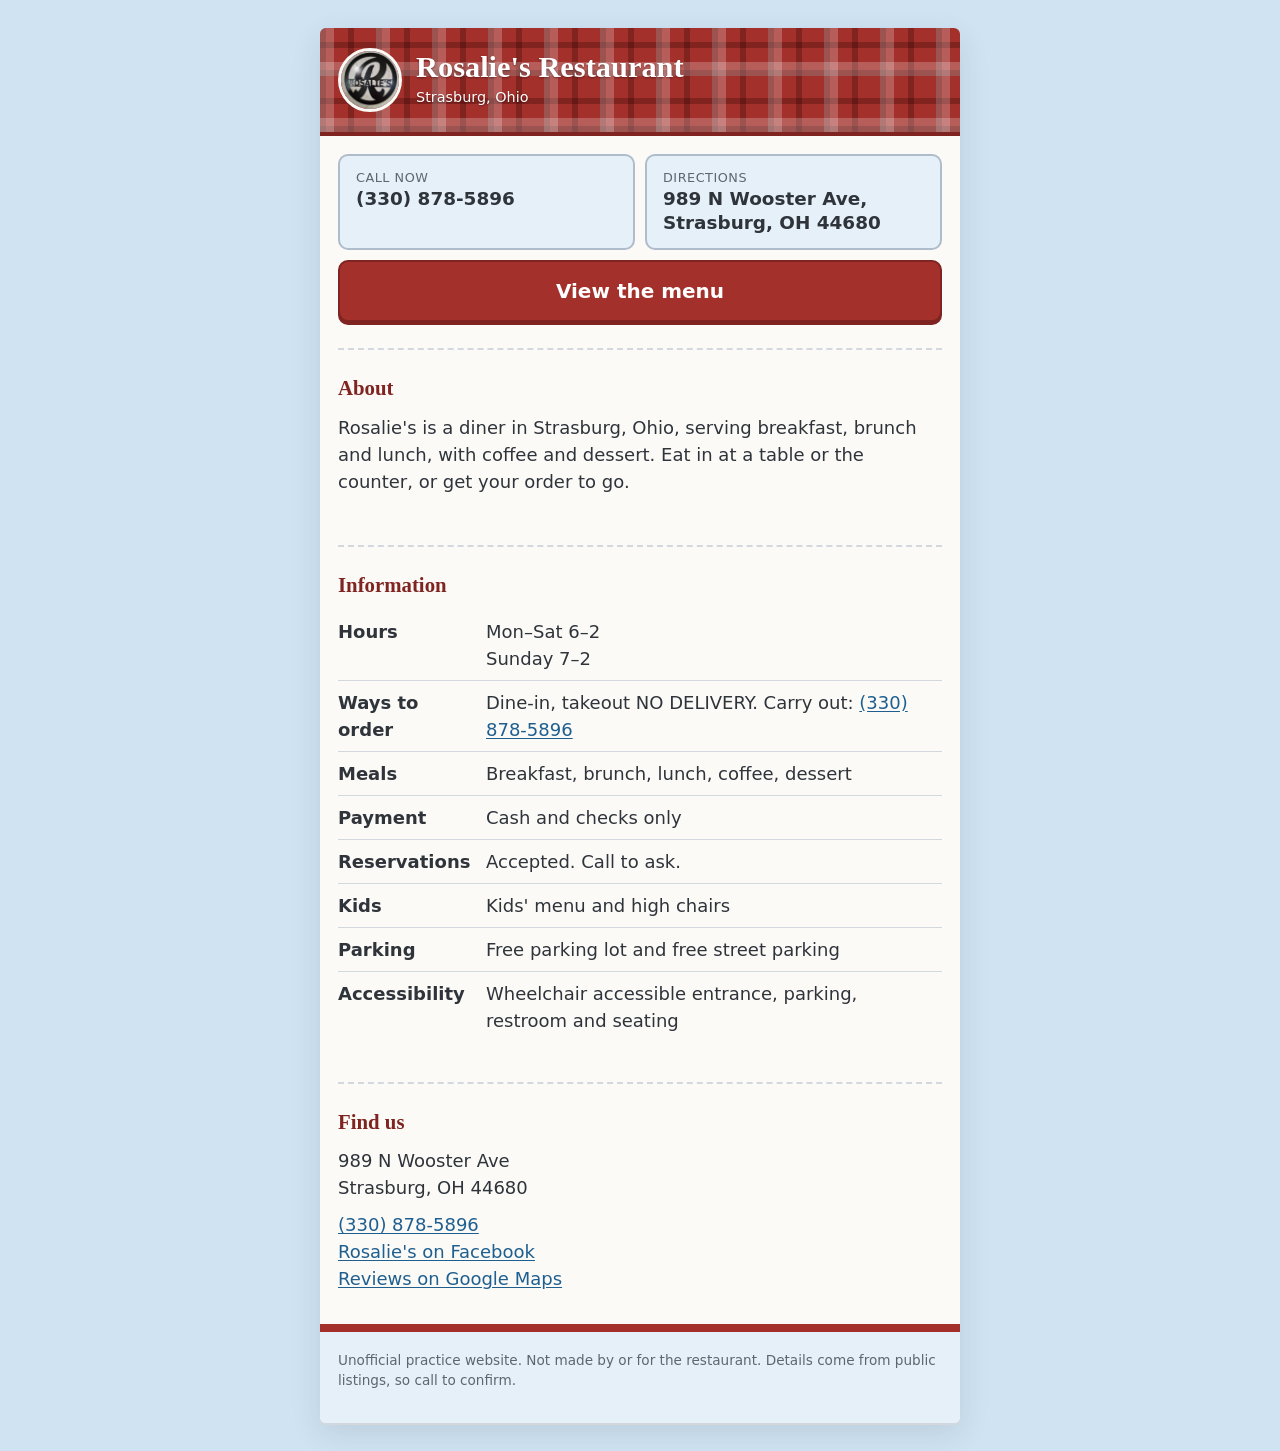
<file: index.html>
<!DOCTYPE html>
<html lang="en">
<head>
  <meta charset="utf-8">
  <meta name="viewport" content="width=device-width, initial-scale=1">
  <title>Rosalie's Restaurant | Strasburg, Ohio</title>
  <meta name="description" content="Rosalie's Restaurant, 989 N Wooster Ave, Strasburg, Ohio. Breakfast, brunch and lunch. Call (330) 878-5896.">
  <link rel="icon" href="assets/logo.jpg">
  <link rel="stylesheet" href="style.css">
</head>
<body>
  <div class="wrap">

    <header class="top">
      <img src="assets/logo.jpg" alt="Rosalie's logo">
      <div>
        <h1>Rosalie's Restaurant</h1>
        <p>Strasburg, Ohio</p>
      </div>
    </header>

    <nav class="actions" aria-label="Contact and menu">
      <a class="btn" href="tel:+13308785896">
        <small>Call Now</small>
        <strong>(330) 878-5896</strong>
      </a>
      <a class="btn" href="https://maps.google.com/?cid=10539699157903182710" target="_blank" rel="noopener">
        <small>Directions</small>
        <strong>989 N Wooster Ave, Strasburg, OH 44680</strong>
      </a>
      <a class="btn primary" href="menu.html">
        <strong>View the menu</strong>
      </a>
    </nav>

    <main>
      <section>
        <h2>About</h2>
        <p>Rosalie's is a diner in Strasburg, Ohio, serving breakfast, brunch and lunch, with coffee and dessert. Eat in at a table or the counter, or get your order to go.</p>
      </section>

      <section>
        <h2>Information</h2>
        <dl>
          <div><dt>Hours</dt><dd><span style="white-space:nowrap">Mon&ndash;Sat 6&ndash;2</span><br><span style="white-space:nowrap">Sunday 7&ndash;2</span></dd></div>
          <div><dt>Ways to order</dt><dd>Dine-in, takeout NO DELIVERY. Carry out: <a href="tel:+13308785896">(330) 878-5896</a></dd></div>
          <div><dt>Meals</dt><dd>Breakfast, brunch, lunch, coffee, dessert</dd></div>
          <div><dt>Payment</dt><dd>Cash and checks only</dd></div>
          <div><dt>Reservations</dt><dd>Accepted. Call to ask.</dd></div>
          <div><dt>Kids</dt><dd>Kids' menu and high chairs</dd></div>
          <div><dt>Parking</dt><dd>Free parking lot and free street parking</dd></div>
          <div><dt>Accessibility</dt><dd>Wheelchair accessible entrance, parking, restroom and seating</dd></div>
        </dl>
      </section>

      <section>
        <h2>Find us</h2>
        <p>
          989 N Wooster Ave<br>
          Strasburg, OH 44680
        </p>
        <p>
          <a href="tel:+13308785896">(330) 878-5896</a><br>
          <a href="https://www.facebook.com/profile.php?id=100091598119079" target="_blank" rel="noopener">Rosalie's on Facebook</a><br>
          <a href="https://maps.google.com/?cid=10539699157903182710" target="_blank" rel="noopener">Reviews on Google Maps</a>
        </p>
      </section>
    </main>

    <footer>
      Unofficial practice website. Not made by or for the restaurant. Details come from public listings, so call to confirm.
    </footer>

  </div>
</body>
</html>
</file>
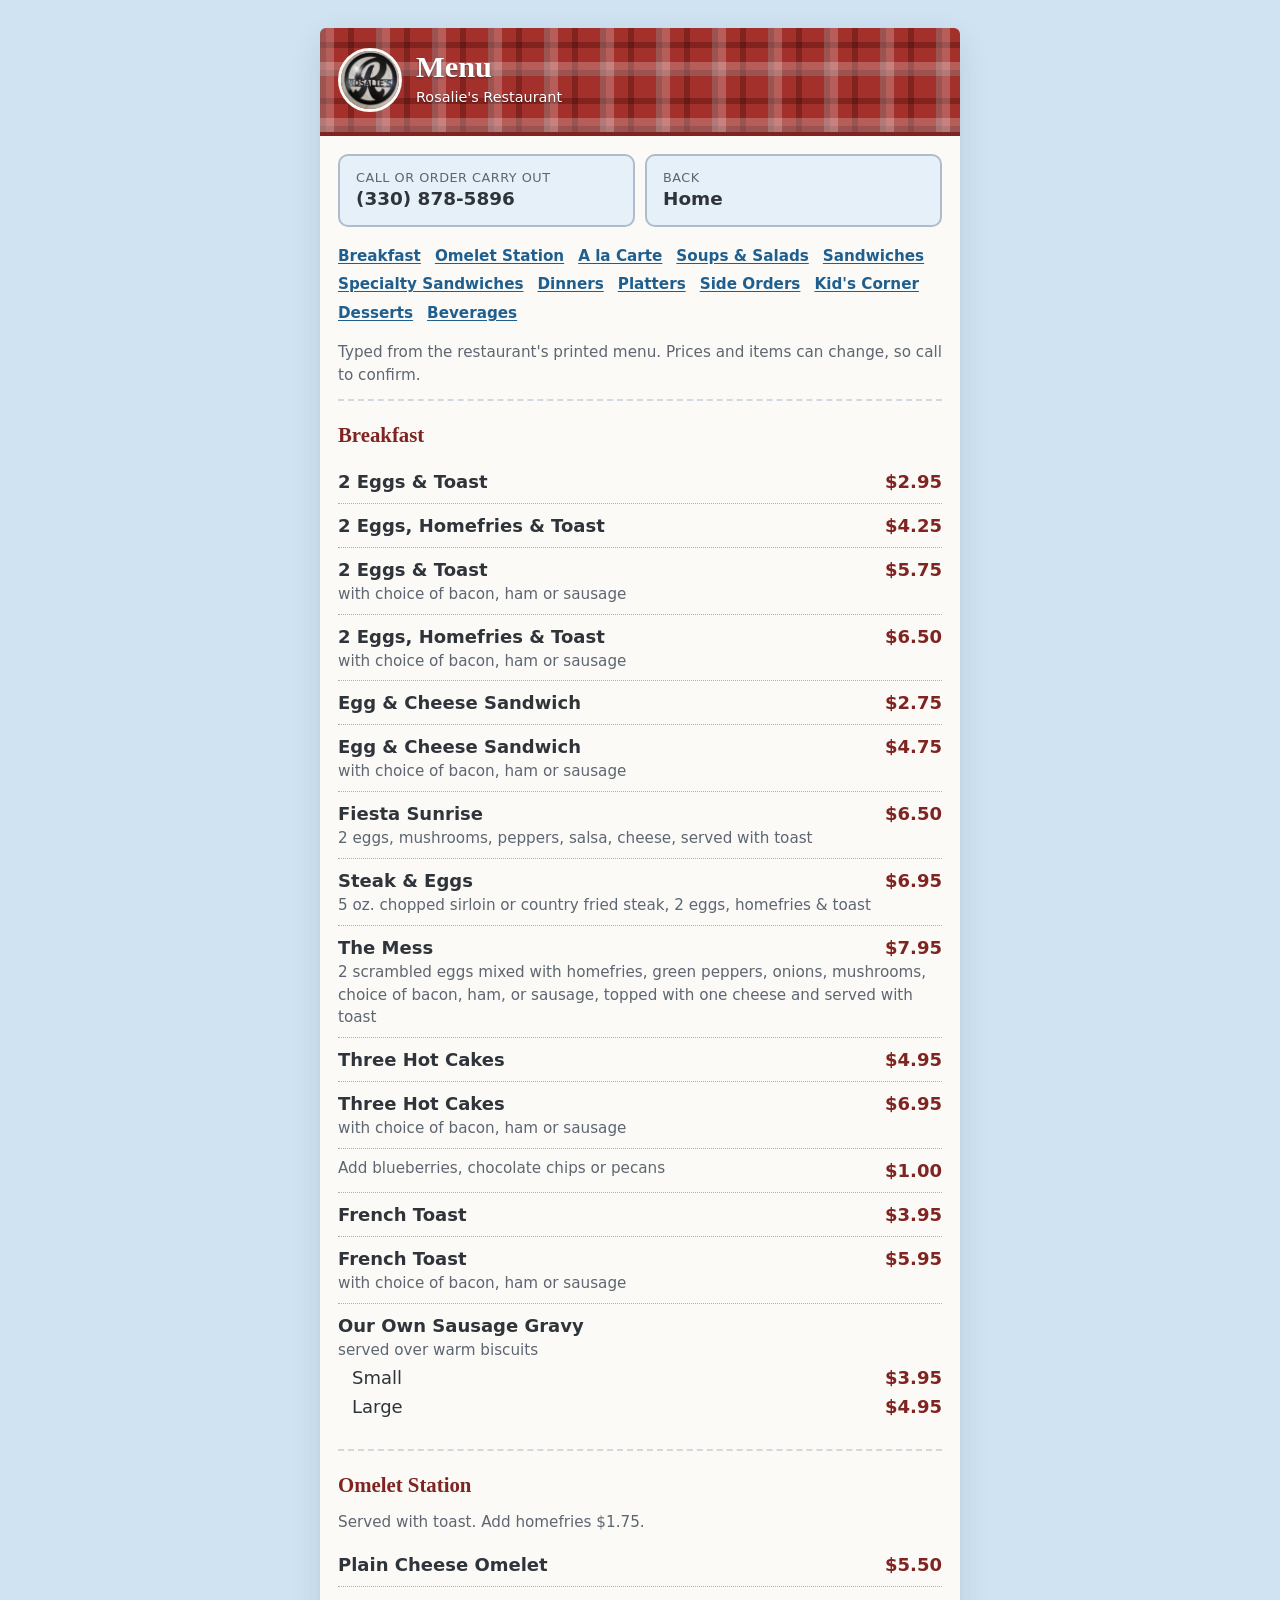
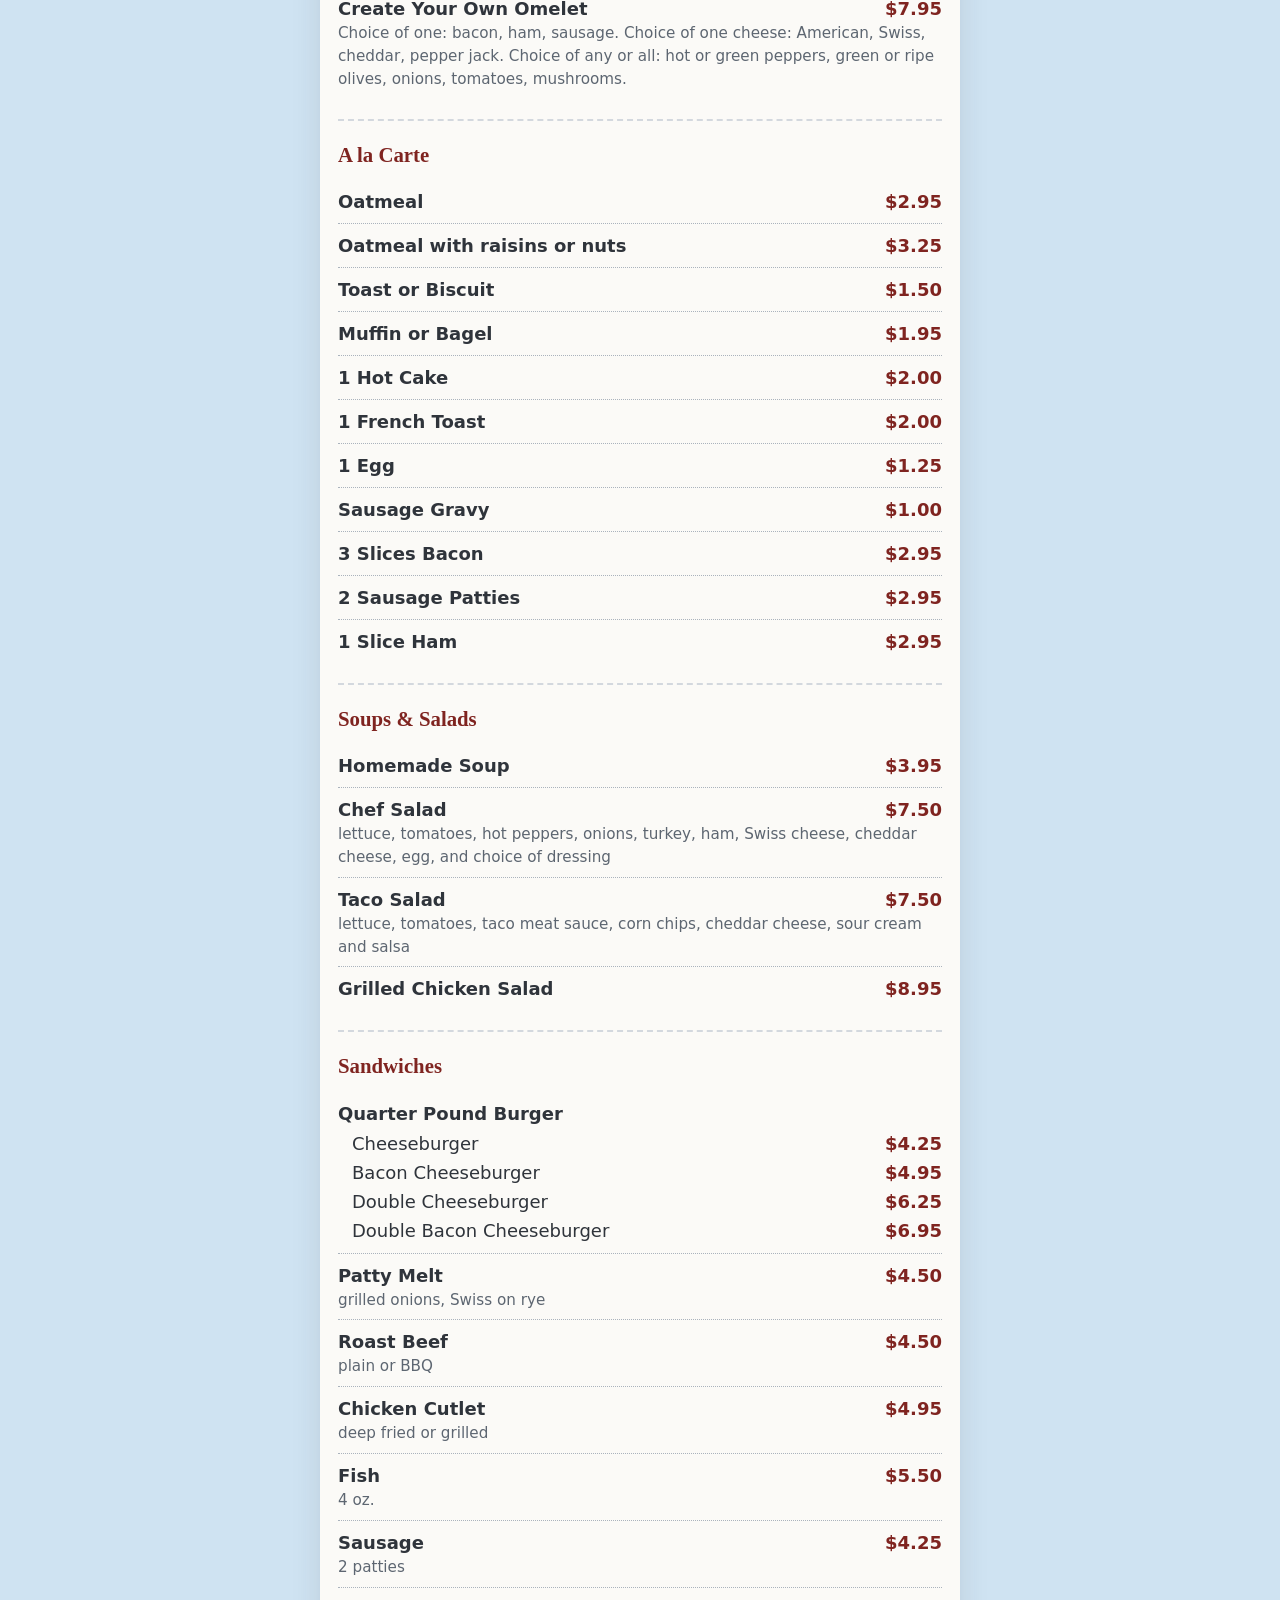
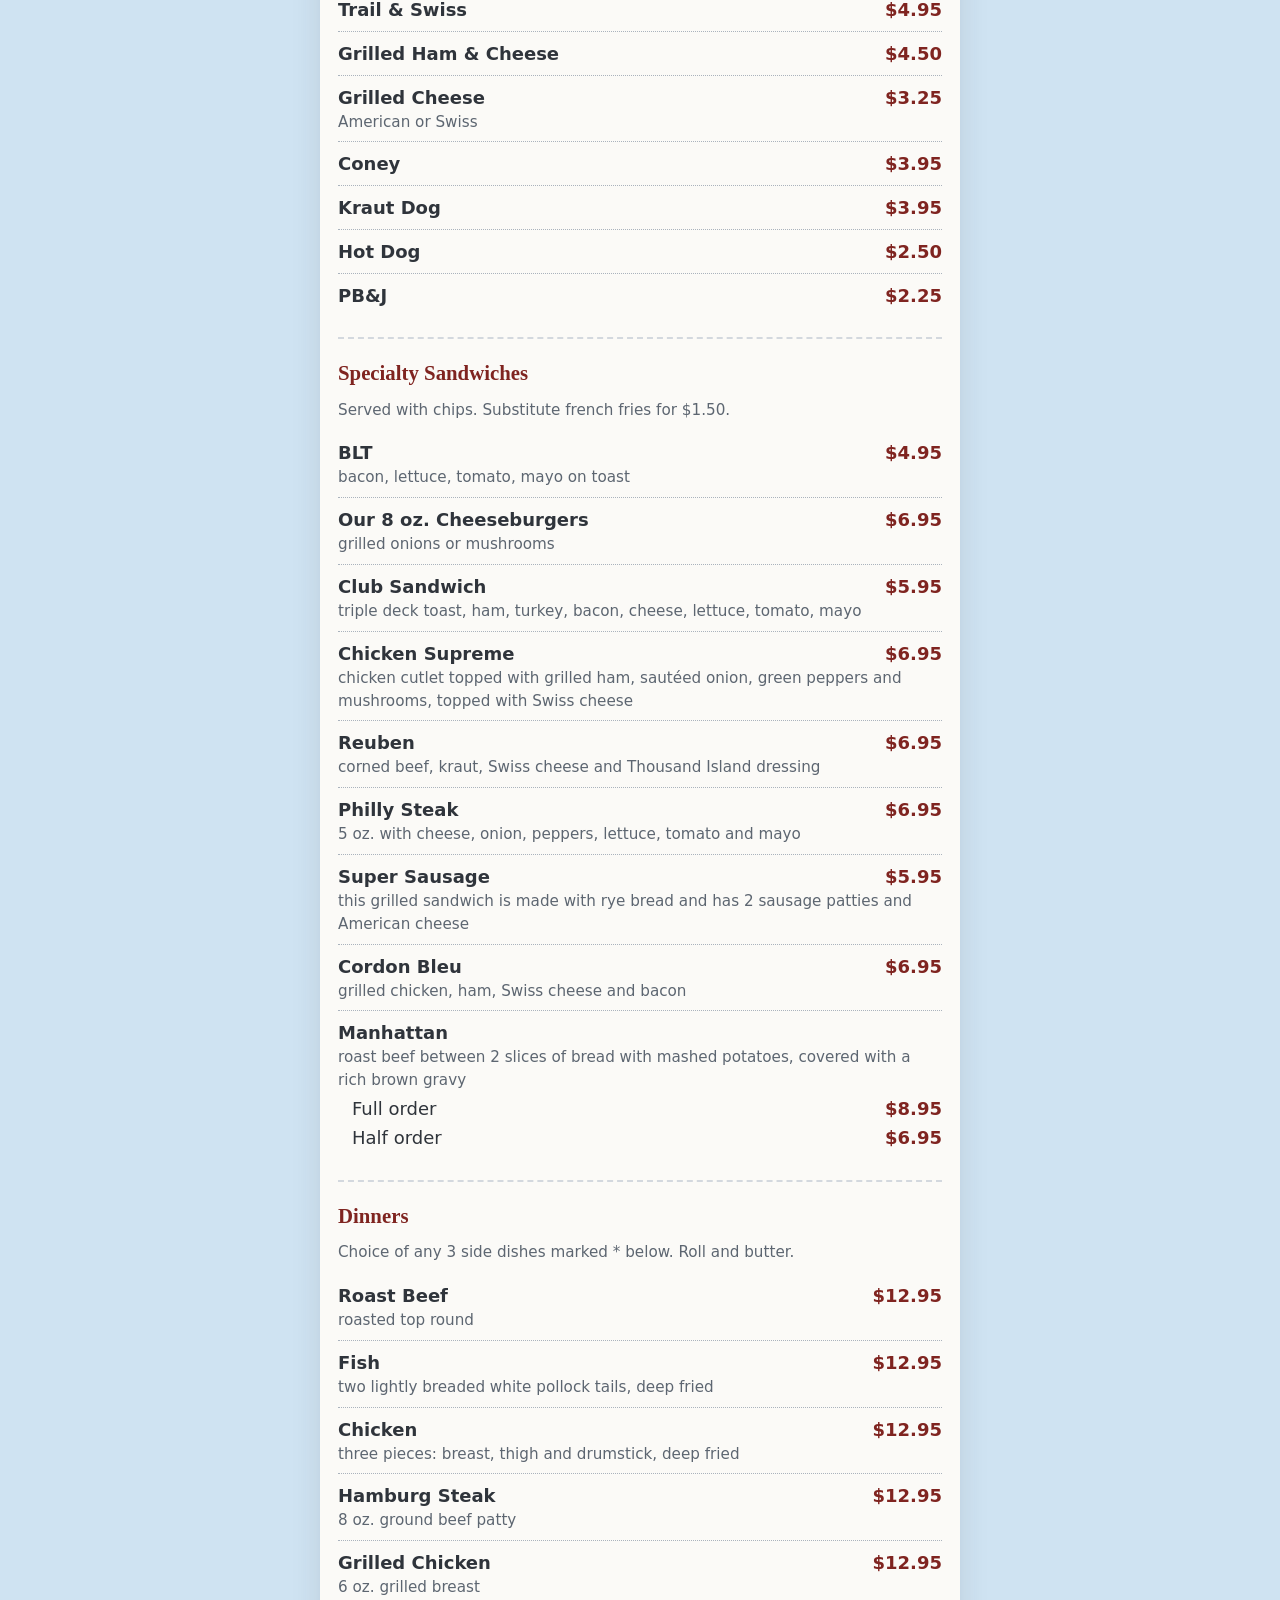
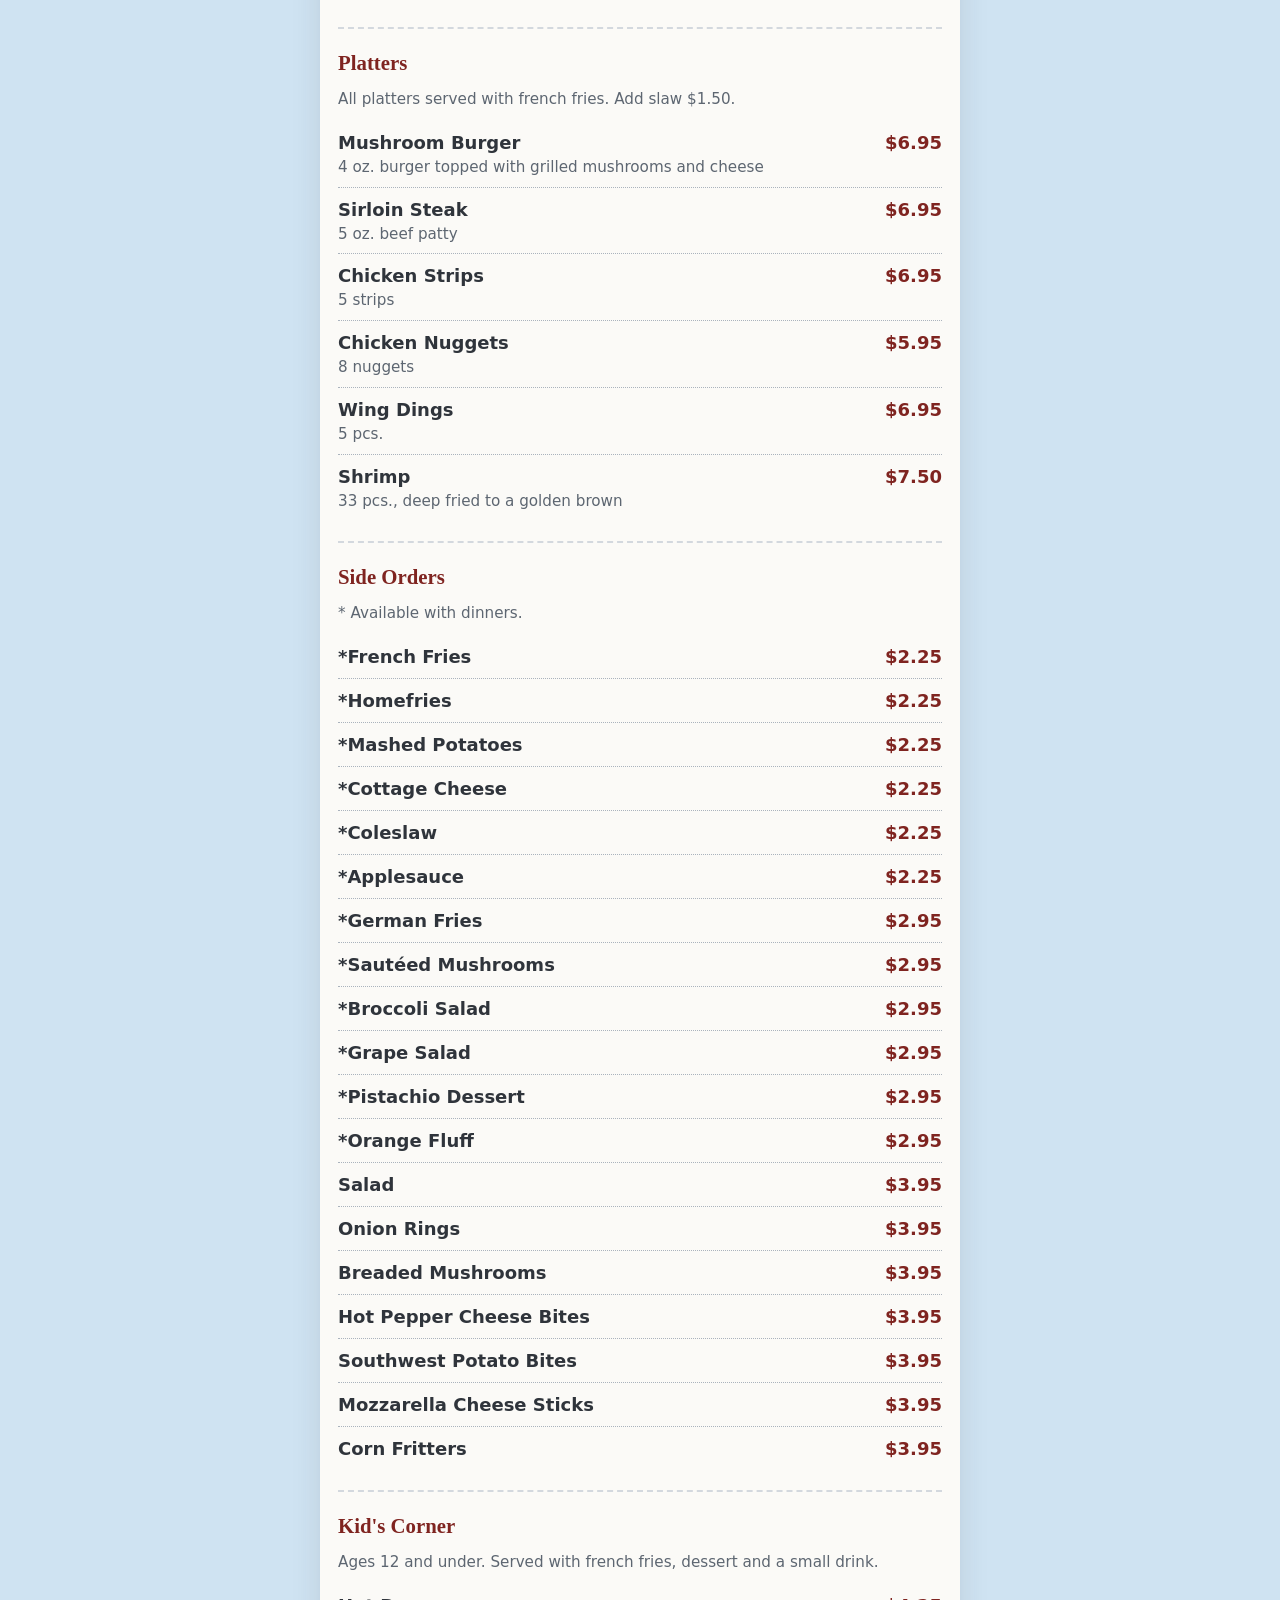
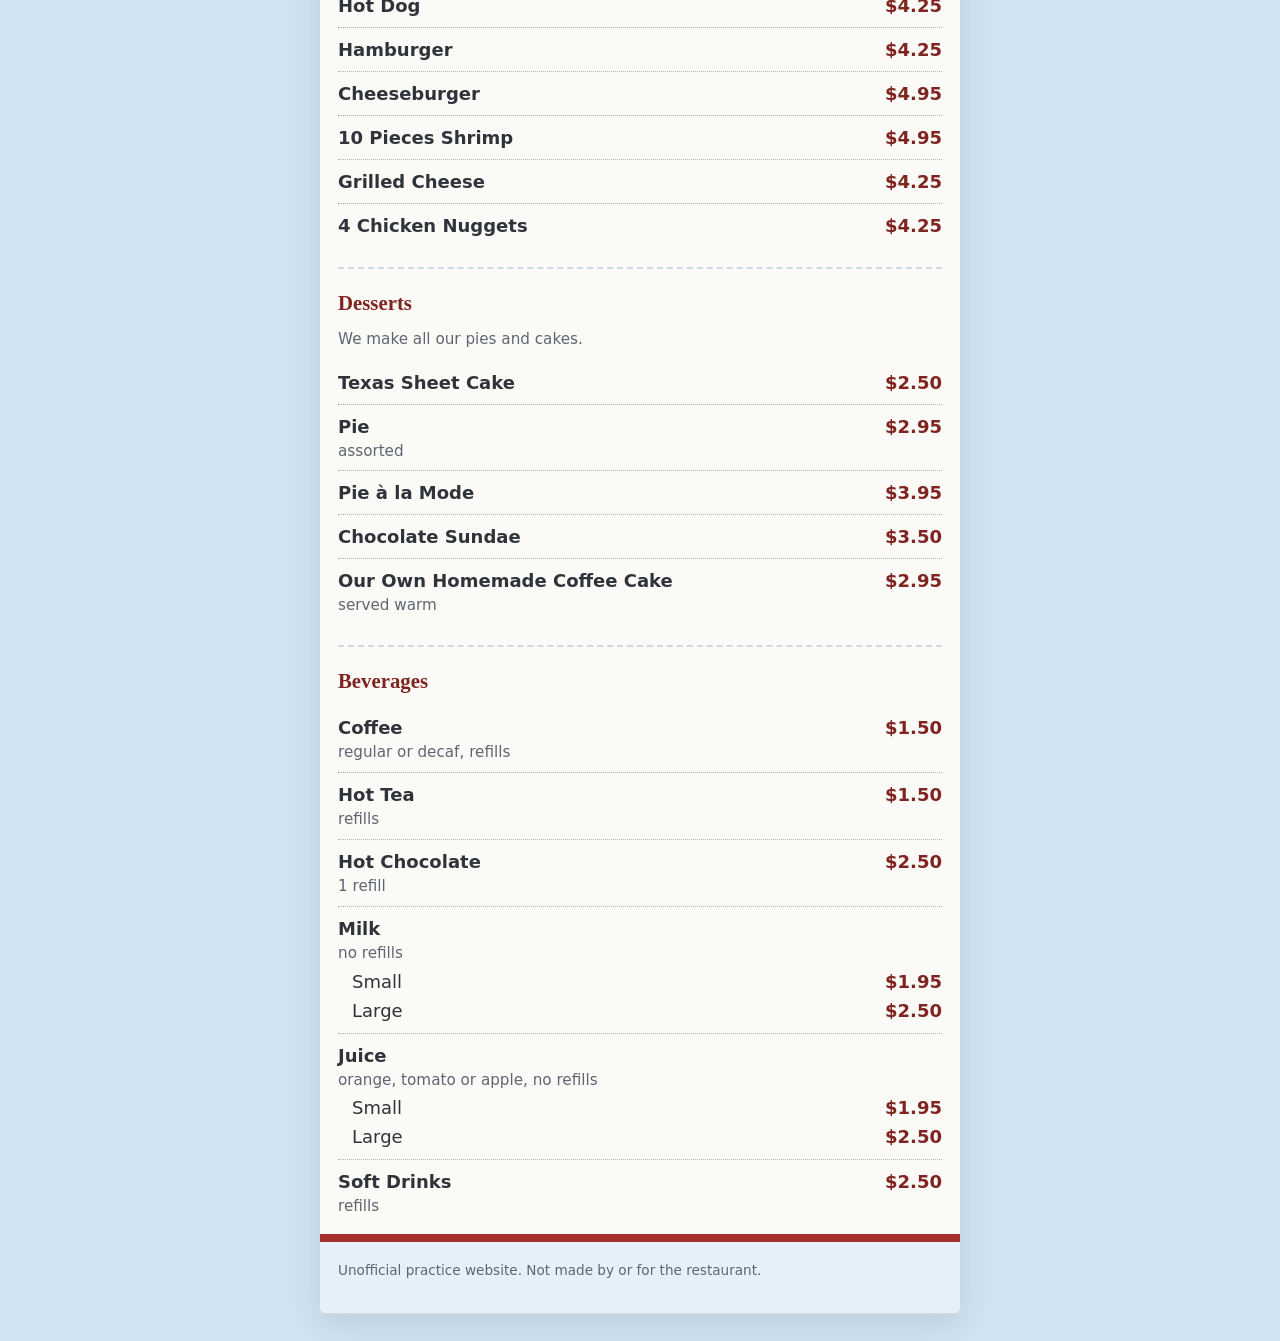
<file: menu.html>
<!DOCTYPE html>
<html lang="en">
<head>
  <meta charset="utf-8">
  <meta name="viewport" content="width=device-width, initial-scale=1">
  <title>Menu | Rosalie's Restaurant</title>
  <meta name="description" content="Menu for Rosalie's Restaurant in Strasburg, Ohio: breakfast, sandwiches, dinners, platters, desserts and kid's corner.">
  <link rel="icon" href="assets/logo.jpg">
  <link rel="stylesheet" href="style.css">
</head>
<body>
  <div class="wrap">

    <header class="top">
      <img src="assets/logo.jpg" alt="Rosalie's logo">
      <div>
        <h1>Menu</h1>
        <p>Rosalie's Restaurant</p>
      </div>
    </header>

    <nav class="actions" aria-label="Contact">
      <a class="btn" href="tel:+13308785896">
        <small>Call or order carry out</small>
        <strong>(330) 878-5896</strong>
      </a>
      <a class="btn" href="index.html">
        <small>Back</small>
        <strong>Home</strong>
      </a>
    </nav>

    <nav class="jump" aria-label="Menu sections">
      <a href="#breakfast">Breakfast</a><a href="#omelets">Omelet Station</a><a href="#alacarte">A la Carte</a><a href="#soups">Soups &amp; Salads</a><a href="#sandwiches">Sandwiches</a><a href="#specialty">Specialty Sandwiches</a><a href="#dinners">Dinners</a><a href="#platters">Platters</a><a href="#sides">Side Orders</a><a href="#kids">Kid&#x27;s Corner</a><a href="#desserts">Desserts</a><a href="#drinks">Beverages</a>
    </nav>

    <main class="menu">
      <p class="note">Typed from the restaurant's printed menu. Prices and items can change, so call to confirm.</p>
<section id="breakfast"><h2>Breakfast</h2><ul class="items"><li><div class="row"><span class="n">2 Eggs &amp; Toast</span><span class="p">$2.95</span></div></li><li><div class="row"><span class="n">2 Eggs, Homefries &amp; Toast</span><span class="p">$4.25</span></div></li><li><div class="row"><span class="n">2 Eggs &amp; Toast</span><span class="p">$5.75</span></div><div class="d">with choice of bacon, ham or sausage</div></li><li><div class="row"><span class="n">2 Eggs, Homefries &amp; Toast</span><span class="p">$6.50</span></div><div class="d">with choice of bacon, ham or sausage</div></li><li><div class="row"><span class="n">Egg &amp; Cheese Sandwich</span><span class="p">$2.75</span></div></li><li><div class="row"><span class="n">Egg &amp; Cheese Sandwich</span><span class="p">$4.75</span></div><div class="d">with choice of bacon, ham or sausage</div></li><li><div class="row"><span class="n">Fiesta Sunrise</span><span class="p">$6.50</span></div><div class="d">2 eggs, mushrooms, peppers, salsa, cheese, served with toast</div></li><li><div class="row"><span class="n">Steak &amp; Eggs</span><span class="p">$6.95</span></div><div class="d">5 oz. chopped sirloin or country fried steak, 2 eggs, homefries &amp; toast</div></li><li><div class="row"><span class="n">The Mess</span><span class="p">$7.95</span></div><div class="d">2 scrambled eggs mixed with homefries, green peppers, onions, mushrooms, choice of bacon, ham, or sausage, topped with one cheese and served with toast</div></li><li><div class="row"><span class="n">Three Hot Cakes</span><span class="p">$4.95</span></div></li><li><div class="row"><span class="n">Three Hot Cakes</span><span class="p">$6.95</span></div><div class="d">with choice of bacon, ham or sausage</div></li><li><div class="row"><span class="d">Add blueberries, chocolate chips or pecans</span><span class="p">$1.00</span></div></li><li><div class="row"><span class="n">French Toast</span><span class="p">$3.95</span></div></li><li><div class="row"><span class="n">French Toast</span><span class="p">$5.95</span></div><div class="d">with choice of bacon, ham or sausage</div></li><li><div class="row"><span class="n">Our Own Sausage Gravy</span></div><div class="d">served over warm biscuits</div><ul class="subs"><li><span>Small</span><span class="p">$3.95</span></li><li><span>Large</span><span class="p">$4.95</span></li></ul></li></ul></section>
<section id="omelets"><h2>Omelet Station</h2><p class="note">Served with toast. Add homefries $1.75.</p><ul class="items"><li><div class="row"><span class="n">Plain Cheese Omelet</span><span class="p">$5.50</span></div></li><li><div class="row"><span class="n">Create Your Own Omelet</span><span class="p">$7.95</span></div><div class="d">Choice of one: bacon, ham, sausage. Choice of one cheese: American, Swiss, cheddar, pepper jack. Choice of any or all: hot or green peppers, green or ripe olives, onions, tomatoes, mushrooms.</div></li></ul></section>
<section id="alacarte"><h2>A la Carte</h2><ul class="items"><li><div class="row"><span class="n">Oatmeal</span><span class="p">$2.95</span></div></li><li><div class="row"><span class="n">Oatmeal with raisins or nuts</span><span class="p">$3.25</span></div></li><li><div class="row"><span class="n">Toast or Biscuit</span><span class="p">$1.50</span></div></li><li><div class="row"><span class="n">Muffin or Bagel</span><span class="p">$1.95</span></div></li><li><div class="row"><span class="n">1 Hot Cake</span><span class="p">$2.00</span></div></li><li><div class="row"><span class="n">1 French Toast</span><span class="p">$2.00</span></div></li><li><div class="row"><span class="n">1 Egg</span><span class="p">$1.25</span></div></li><li><div class="row"><span class="n">Sausage Gravy</span><span class="p">$1.00</span></div></li><li><div class="row"><span class="n">3 Slices Bacon</span><span class="p">$2.95</span></div></li><li><div class="row"><span class="n">2 Sausage Patties</span><span class="p">$2.95</span></div></li><li><div class="row"><span class="n">1 Slice Ham</span><span class="p">$2.95</span></div></li></ul></section>
<section id="soups"><h2>Soups &amp; Salads</h2><ul class="items"><li><div class="row"><span class="n">Homemade Soup</span><span class="p">$3.95</span></div></li><li><div class="row"><span class="n">Chef Salad</span><span class="p">$7.50</span></div><div class="d">lettuce, tomatoes, hot peppers, onions, turkey, ham, Swiss cheese, cheddar cheese, egg, and choice of dressing</div></li><li><div class="row"><span class="n">Taco Salad</span><span class="p">$7.50</span></div><div class="d">lettuce, tomatoes, taco meat sauce, corn chips, cheddar cheese, sour cream and salsa</div></li><li><div class="row"><span class="n">Grilled Chicken Salad</span><span class="p">$8.95</span></div></li></ul></section>
<section id="sandwiches"><h2>Sandwiches</h2><ul class="items"><li><div class="row"><span class="n">Quarter Pound Burger</span></div><ul class="subs"><li><span>Cheeseburger</span><span class="p">$4.25</span></li><li><span>Bacon Cheeseburger</span><span class="p">$4.95</span></li><li><span>Double Cheeseburger</span><span class="p">$6.25</span></li><li><span>Double Bacon Cheeseburger</span><span class="p">$6.95</span></li></ul></li><li><div class="row"><span class="n">Patty Melt</span><span class="p">$4.50</span></div><div class="d">grilled onions, Swiss on rye</div></li><li><div class="row"><span class="n">Roast Beef</span><span class="p">$4.50</span></div><div class="d">plain or BBQ</div></li><li><div class="row"><span class="n">Chicken Cutlet</span><span class="p">$4.95</span></div><div class="d">deep fried or grilled</div></li><li><div class="row"><span class="n">Fish</span><span class="p">$5.50</span></div><div class="d">4 oz.</div></li><li><div class="row"><span class="n">Sausage</span><span class="p">$4.25</span></div><div class="d">2 patties</div></li><li><div class="row"><span class="n">Trail &amp; Swiss</span><span class="p">$4.95</span></div></li><li><div class="row"><span class="n">Grilled Ham &amp; Cheese</span><span class="p">$4.50</span></div></li><li><div class="row"><span class="n">Grilled Cheese</span><span class="p">$3.25</span></div><div class="d">American or Swiss</div></li><li><div class="row"><span class="n">Coney</span><span class="p">$3.95</span></div></li><li><div class="row"><span class="n">Kraut Dog</span><span class="p">$3.95</span></div></li><li><div class="row"><span class="n">Hot Dog</span><span class="p">$2.50</span></div></li><li><div class="row"><span class="n">PB&amp;J</span><span class="p">$2.25</span></div></li></ul></section>
<section id="specialty"><h2>Specialty Sandwiches</h2><p class="note">Served with chips. Substitute french fries for $1.50.</p><ul class="items"><li><div class="row"><span class="n">BLT</span><span class="p">$4.95</span></div><div class="d">bacon, lettuce, tomato, mayo on toast</div></li><li><div class="row"><span class="n">Our 8 oz. Cheeseburgers</span><span class="p">$6.95</span></div><div class="d">grilled onions or mushrooms</div></li><li><div class="row"><span class="n">Club Sandwich</span><span class="p">$5.95</span></div><div class="d">triple deck toast, ham, turkey, bacon, cheese, lettuce, tomato, mayo</div></li><li><div class="row"><span class="n">Chicken Supreme</span><span class="p">$6.95</span></div><div class="d">chicken cutlet topped with grilled ham, sautéed onion, green peppers and mushrooms, topped with Swiss cheese</div></li><li><div class="row"><span class="n">Reuben</span><span class="p">$6.95</span></div><div class="d">corned beef, kraut, Swiss cheese and Thousand Island dressing</div></li><li><div class="row"><span class="n">Philly Steak</span><span class="p">$6.95</span></div><div class="d">5 oz. with cheese, onion, peppers, lettuce, tomato and mayo</div></li><li><div class="row"><span class="n">Super Sausage</span><span class="p">$5.95</span></div><div class="d">this grilled sandwich is made with rye bread and has 2 sausage patties and American cheese</div></li><li><div class="row"><span class="n">Cordon Bleu</span><span class="p">$6.95</span></div><div class="d">grilled chicken, ham, Swiss cheese and bacon</div></li><li><div class="row"><span class="n">Manhattan</span></div><div class="d">roast beef between 2 slices of bread with mashed potatoes, covered with a rich brown gravy</div><ul class="subs"><li><span>Full order</span><span class="p">$8.95</span></li><li><span>Half order</span><span class="p">$6.95</span></li></ul></li></ul></section>
<section id="dinners"><h2>Dinners</h2><p class="note">Choice of any 3 side dishes marked * below. Roll and butter.</p><ul class="items"><li><div class="row"><span class="n">Roast Beef</span><span class="p">$12.95</span></div><div class="d">roasted top round</div></li><li><div class="row"><span class="n">Fish</span><span class="p">$12.95</span></div><div class="d">two lightly breaded white pollock tails, deep fried</div></li><li><div class="row"><span class="n">Chicken</span><span class="p">$12.95</span></div><div class="d">three pieces: breast, thigh and drumstick, deep fried</div></li><li><div class="row"><span class="n">Hamburg Steak</span><span class="p">$12.95</span></div><div class="d">8 oz. ground beef patty</div></li><li><div class="row"><span class="n">Grilled Chicken</span><span class="p">$12.95</span></div><div class="d">6 oz. grilled breast</div></li></ul></section>
<section id="platters"><h2>Platters</h2><p class="note">All platters served with french fries. Add slaw $1.50.</p><ul class="items"><li><div class="row"><span class="n">Mushroom Burger</span><span class="p">$6.95</span></div><div class="d">4 oz. burger topped with grilled mushrooms and cheese</div></li><li><div class="row"><span class="n">Sirloin Steak</span><span class="p">$6.95</span></div><div class="d">5 oz. beef patty</div></li><li><div class="row"><span class="n">Chicken Strips</span><span class="p">$6.95</span></div><div class="d">5 strips</div></li><li><div class="row"><span class="n">Chicken Nuggets</span><span class="p">$5.95</span></div><div class="d">8 nuggets</div></li><li><div class="row"><span class="n">Wing Dings</span><span class="p">$6.95</span></div><div class="d">5 pcs.</div></li><li><div class="row"><span class="n">Shrimp</span><span class="p">$7.50</span></div><div class="d">33 pcs., deep fried to a golden brown</div></li></ul></section>
<section id="sides"><h2>Side Orders</h2><p class="note">* Available with dinners.</p><ul class="items"><li><div class="row"><span class="n">*French Fries</span><span class="p">$2.25</span></div></li><li><div class="row"><span class="n">*Homefries</span><span class="p">$2.25</span></div></li><li><div class="row"><span class="n">*Mashed Potatoes</span><span class="p">$2.25</span></div></li><li><div class="row"><span class="n">*Cottage Cheese</span><span class="p">$2.25</span></div></li><li><div class="row"><span class="n">*Coleslaw</span><span class="p">$2.25</span></div></li><li><div class="row"><span class="n">*Applesauce</span><span class="p">$2.25</span></div></li><li><div class="row"><span class="n">*German Fries</span><span class="p">$2.95</span></div></li><li><div class="row"><span class="n">*Sautéed Mushrooms</span><span class="p">$2.95</span></div></li><li><div class="row"><span class="n">*Broccoli Salad</span><span class="p">$2.95</span></div></li><li><div class="row"><span class="n">*Grape Salad</span><span class="p">$2.95</span></div></li><li><div class="row"><span class="n">*Pistachio Dessert</span><span class="p">$2.95</span></div></li><li><div class="row"><span class="n">*Orange Fluff</span><span class="p">$2.95</span></div></li><li><div class="row"><span class="n">Salad</span><span class="p">$3.95</span></div></li><li><div class="row"><span class="n">Onion Rings</span><span class="p">$3.95</span></div></li><li><div class="row"><span class="n">Breaded Mushrooms</span><span class="p">$3.95</span></div></li><li><div class="row"><span class="n">Hot Pepper Cheese Bites</span><span class="p">$3.95</span></div></li><li><div class="row"><span class="n">Southwest Potato Bites</span><span class="p">$3.95</span></div></li><li><div class="row"><span class="n">Mozzarella Cheese Sticks</span><span class="p">$3.95</span></div></li><li><div class="row"><span class="n">Corn Fritters</span><span class="p">$3.95</span></div></li></ul></section>
<section id="kids"><h2>Kid&#x27;s Corner</h2><p class="note">Ages 12 and under. Served with french fries, dessert and a small drink.</p><ul class="items"><li><div class="row"><span class="n">Hot Dog</span><span class="p">$4.25</span></div></li><li><div class="row"><span class="n">Hamburger</span><span class="p">$4.25</span></div></li><li><div class="row"><span class="n">Cheeseburger</span><span class="p">$4.95</span></div></li><li><div class="row"><span class="n">10 Pieces Shrimp</span><span class="p">$4.95</span></div></li><li><div class="row"><span class="n">Grilled Cheese</span><span class="p">$4.25</span></div></li><li><div class="row"><span class="n">4 Chicken Nuggets</span><span class="p">$4.25</span></div></li></ul></section>
<section id="desserts"><h2>Desserts</h2><p class="note">We make all our pies and cakes.</p><ul class="items"><li><div class="row"><span class="n">Texas Sheet Cake</span><span class="p">$2.50</span></div></li><li><div class="row"><span class="n">Pie</span><span class="p">$2.95</span></div><div class="d">assorted</div></li><li><div class="row"><span class="n">Pie à la Mode</span><span class="p">$3.95</span></div></li><li><div class="row"><span class="n">Chocolate Sundae</span><span class="p">$3.50</span></div></li><li><div class="row"><span class="n">Our Own Homemade Coffee Cake</span><span class="p">$2.95</span></div><div class="d">served warm</div></li></ul></section>
<section id="drinks"><h2>Beverages</h2><ul class="items"><li><div class="row"><span class="n">Coffee</span><span class="p">$1.50</span></div><div class="d">regular or decaf, refills</div></li><li><div class="row"><span class="n">Hot Tea</span><span class="p">$1.50</span></div><div class="d">refills</div></li><li><div class="row"><span class="n">Hot Chocolate</span><span class="p">$2.50</span></div><div class="d">1 refill</div></li><li><div class="row"><span class="n">Milk</span></div><div class="d">no refills</div><ul class="subs"><li><span>Small</span><span class="p">$1.95</span></li><li><span>Large</span><span class="p">$2.50</span></li></ul></li><li><div class="row"><span class="n">Juice</span></div><div class="d">orange, tomato or apple, no refills</div><ul class="subs"><li><span>Small</span><span class="p">$1.95</span></li><li><span>Large</span><span class="p">$2.50</span></li></ul></li><li><div class="row"><span class="n">Soft Drinks</span><span class="p">$2.50</span></div><div class="d">refills</div></li></ul></section>
    </main>

    <footer>
      Unofficial practice website. Not made by or for the restaurant.
    </footer>

  </div>
</body>
</html>
</file>
<file: style.css>
* { box-sizing: border-box; }

:root {
  --ink: #2f343b;        /* soft charcoal */
  --paper: #fbfaf7;      /* warm off-white card */
  --line: #d3d8de;       /* calm grey */
  --muted: #5d6671;      /* calm grey text */
  --red: #a3302b;        /* plaid red */
  --red-dark: #7f2420;
  --blue: #cfe3f2;       /* pastel blue */
  --blue-soft: #e6f0f8;
  --blue-deep: #1f5f8f;  /* readable link/focus blue */
}

html { -webkit-text-size-adjust: 100%; }

body {
  margin: 0;
  background: var(--blue);
  color: var(--ink);
  font-family: system-ui, -apple-system, "Segoe UI", Roboto, Helvetica, Arial, sans-serif;
  font-size: 18px;
  line-height: 1.5;
}

a { color: var(--blue-deep); text-underline-offset: 2px; }
a:hover { color: var(--red); }

.wrap {
  max-width: 640px;
  min-height: 100vh;
  margin: 0 auto;
  padding: 0 18px;
  background: var(--paper);
}

/* red plaid, drawn with css gradients (no images) */
.top, .plaid {
  background-color: var(--red);
  background-image:
    repeating-linear-gradient(90deg, rgba(255,255,255,.22) 0 14px, transparent 14px 56px),
    repeating-linear-gradient(0deg, rgba(255,255,255,.22) 0 14px, transparent 14px 56px),
    repeating-linear-gradient(90deg, rgba(40,0,0,.28) 0 6px, transparent 6px 28px),
    repeating-linear-gradient(0deg, rgba(40,0,0,.28) 0 6px, transparent 6px 28px);
}

@media (min-width: 700px) {
  body { padding: 28px 0; }
  .wrap {
    min-height: 0;
    border-radius: 6px;
    overflow: hidden;
    box-shadow: 0 2px 0 var(--line), 0 10px 30px rgba(47,52,59,.12);
  }
}

/* header */
.top {
  display: flex;
  align-items: center;
  gap: 14px;
  margin: 0 -18px 18px;
  padding: 20px 18px;
  color: #fff;
  border-bottom: 4px solid var(--red-dark);
}

.top img {
  width: 56px;
  height: 56px;
  border-radius: 50%;
  object-fit: cover;
  flex: none;
  border: 3px solid var(--paper);
}

.top h1 {
  margin: 0;
  font-family: Georgia, "Times New Roman", serif;
  font-size: 1.6rem;
  line-height: 1.1;
  text-shadow: 0 1px 2px rgba(40,0,0,.45);
}

.top p {
  margin: 2px 0 0;
  font-size: 0.9rem;
  color: #fff;
  text-shadow: 0 1px 2px rgba(40,0,0,.45);
}

/* the three main actions */
.actions {
  display: grid;
  gap: 10px;
  padding-bottom: 8px;
}

.btn {
  display: block;
  padding: 14px 16px;
  border: 2px solid #aebccb;
  border-radius: 10px;
  text-decoration: none;
  color: var(--ink);
  background: var(--blue-soft);
  line-height: 1.3;
}

.btn:hover { background: var(--blue); border-color: var(--blue-deep); color: var(--ink); }

.btn small {
  display: block;
  font-size: 0.8rem;
  letter-spacing: 0.04em;
  text-transform: uppercase;
  color: var(--muted);
}

.btn strong {
  display: block;
  font-size: 1.15rem;
}

.btn.primary {
  background: var(--red);
  border-color: var(--red-dark);
  box-shadow: 0 3px 0 var(--red-dark);
  color: #fff;
  text-align: center;
  padding: 16px;
}

.btn.primary strong { font-size: 1.25rem; }
.btn.primary:hover { background: var(--red-dark); color: #fff; }

.btn:focus-visible,
a:focus-visible {
  outline: 3px solid var(--blue-deep);
  outline-offset: 2px;
}

/* content */
section {
  padding: 22px 0;
  border-top: 2px dashed var(--line);
  margin-top: 18px;
}

h2 {
  margin: 0 0 10px;
  font-family: Georgia, "Times New Roman", serif;
  font-size: 1.3rem;
  color: var(--red-dark);
}

section p { margin: 0 0 10px; }

dl { margin: 0; }

dl div {
  display: grid;
  grid-template-columns: 8.5rem 1fr;
  gap: 12px;
  padding: 8px 0;
  border-bottom: 1px solid var(--line);
}

dl div:last-child { border-bottom: 0; }

dt { font-weight: 700; }
dd { margin: 0; }

.note { color: var(--muted); font-size: 0.95rem; }

footer {
  margin: 0 -18px;
  padding: 18px 18px 32px;
  border-top: 8px solid var(--red);
  background: var(--blue-soft);
  font-size: 0.85rem;
  color: var(--muted);
}

/* menu page */
.jump {
  display: flex;
  flex-wrap: wrap;
  gap: 6px 14px;
  padding: 10px 0 2px;
  font-size: 0.95rem;
}
.jump a { font-weight: 600; }

.menu section { margin-top: 12px; padding: 18px 0 8px; }
.menu > .note { margin: 14px 0 0; }
.menu section .note { margin: 0 0 10px; }
.menu h2 { scroll-margin-top: 12px; }

.items, .subs { list-style: none; margin: 0; padding: 0; }
.items > li { padding: 8px 0; border-bottom: 1px dotted #aab3bd; }
.items > li:last-child { border-bottom: 0; }

.row { display: flex; justify-content: space-between; gap: 12px; }
.row .n { font-weight: 700; }
.p { color: var(--red-dark); font-weight: 600; }
.p { white-space: nowrap; font-variant-numeric: tabular-nums; }
.d { color: var(--muted); font-size: 0.95rem; }
.row .d { flex: 1; }

.subs { margin-top: 2px; padding-left: 14px; }
.subs li { display: flex; justify-content: space-between; gap: 12px; padding: 1px 0; }

@media (min-width: 640px) {
  .actions { grid-template-columns: 1fr 1fr; }
  .btn.primary { grid-column: 1 / -1; }
  .top img { width: 64px; height: 64px; }
  .top h1 { font-size: 1.9rem; }
}

@media (max-width: 380px) {
  dl div { grid-template-columns: 1fr; gap: 0; }
}
</file>
